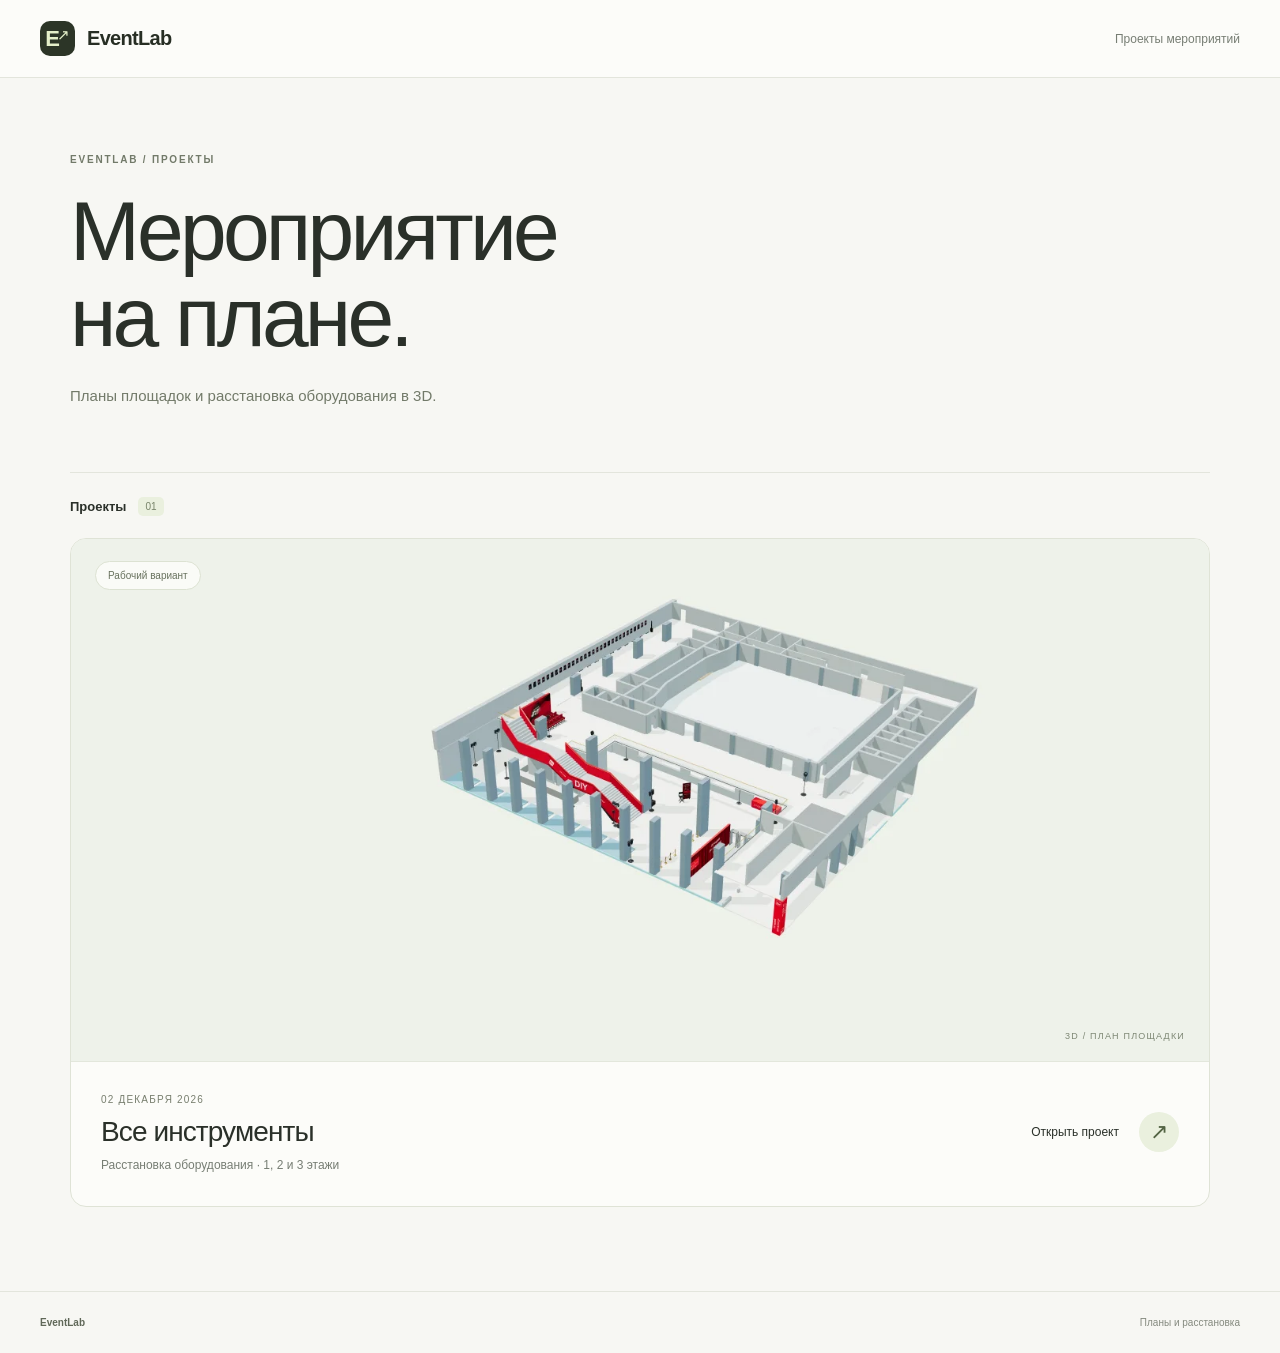
<file: index.html>
<!doctype html>
<html lang="ru">
<head>
  <meta charset="UTF-8">
  <meta name="viewport" content="width=device-width,initial-scale=1,viewport-fit=cover">
  <meta name="robots" content="noindex,nofollow">
  <meta name="theme-color" content="#f7f7f3">
  <meta name="description" content="EventLab. Проекты мероприятий: планы площадок и расстановка оборудования в 3D.">
  <title>EventLab · Проекты мероприятий</title>
  <link rel="icon" href="data:image/svg+xml,%3Csvg xmlns='http://www.w3.org/2000/svg' viewBox='0 0 40 40'%3E%3Crect width='40' height='40' rx='10' fill='%23293025'/%3E%3Cpath d='M11 11h18v5H16v3h11v5H16v5h-5z' fill='%23d8e7a1'/%3E%3C/svg%3E">
  <link rel="stylesheet" href="/home-assets/home.css">
</head>
<body>
  <header class="header">
    <a class="brand" href="/" aria-label="EventLab, главная"><span class="brand-mark" aria-hidden="true">E<span>↗</span></span>EventLab</a>
    <span class="header-label">Проекты мероприятий</span>
  </header>
  <main>
    <section class="intro" aria-labelledby="page-title">
      <p class="eyebrow">EventLab / проекты</p>
      <h1 id="page-title">Мероприятие<br>на плане.</h1>
      <p class="intro-text">Планы площадок и расстановка оборудования в 3D.</p>
    </section>
    <section class="projects" aria-labelledby="projects-title">
      <div class="section-heading"><h2 id="projects-title">Проекты</h2><span class="count" aria-label="1 проект">01</span></div>
      <a class="project-card" href="/projects/vse-instrumenty/" aria-labelledby="project-title project-action">
        <div class="project-cover">
          <img src="/home-assets/vse-instrumenty.webp" width="1440" height="900" alt="Общий 3D-вид площадки мероприятия «Все инструменты»" fetchpriority="high">
          <span class="project-status">Рабочий вариант</span>
          <span class="cover-label" aria-hidden="true">3D / план площадки</span>
        </div>
        <div class="project-info">
          <div class="project-copy"><time datetime="2026-12-02">02 декабря 2026</time><h3 id="project-title">Все инструменты</h3><p>Расстановка оборудования · 1, 2 и 3 этажи</p></div>
          <span class="project-action" id="project-action">Открыть проект <span aria-hidden="true">↗</span></span>
        </div>
      </a>
    </section>
  </main>
  <footer><a href="/" aria-label="EventLab, главная">EventLab</a><span>Планы и расстановка</span></footer>
</body>
</html>
</file>
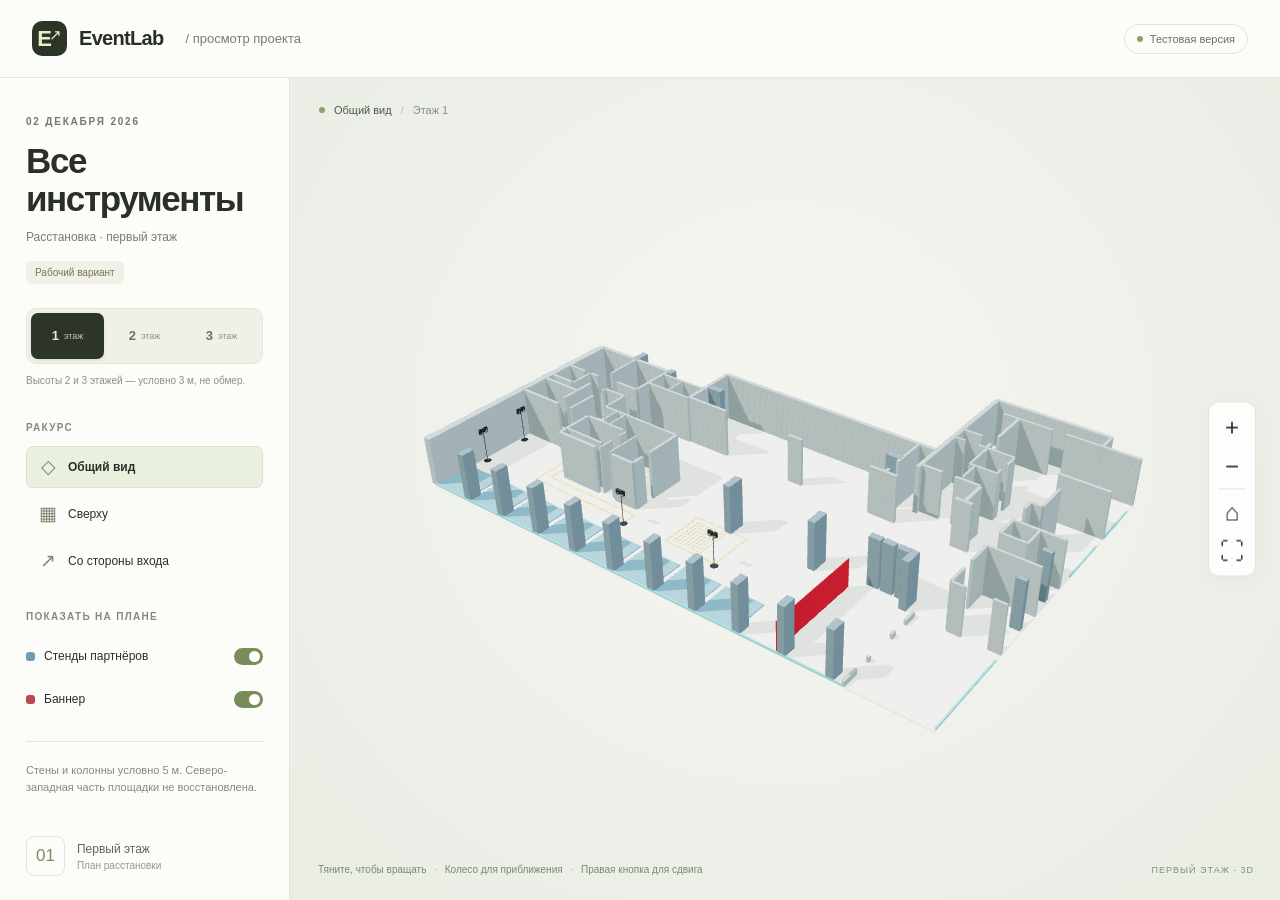
<file: viewer-20261025-upper-floors/index.html>
<!doctype html>
<html lang="ru">
<head>
  <base href="/viewer-20261025-upper-floors/">
  <meta charset="UTF-8"><meta name="viewport" content="width=device-width,initial-scale=1,viewport-fit=cover">
  <meta name="robots" content="noindex,nofollow"><meta name="theme-color" content="#f5f5f0">
  <title>Все инструменты · 3D-план</title>
  <link rel="icon" href="data:image/svg+xml,%3Csvg xmlns='http://www.w3.org/2000/svg' viewBox='0 0 40 40'%3E%3Crect width='40' height='40' rx='10' fill='%23293025'/%3E%3Cpath d='M11 11h18v5H16v3h11v5H16v5h-5z' fill='%23d8e7a1'/%3E%3C/svg%3E">
  <link rel="stylesheet" href="style.css">
  <script type="importmap">{"imports":{"three":"./vendor/three/build/three.module.js","three/addons/":"./vendor/three/examples/jsm/"}}</script>
</head>
<body>
  <header class="header"><a class="brand" href="./" aria-label="EventLab, начало"><span class="brand-mark">E<span>↗</span></span>EventLab<span class="brand-sub">/ просмотр проекта</span></a><span class="preview-badge"><i></i>Тестовая версия</span></header>
  <main class="layout">
    <aside class="sidebar" aria-label="Настройки просмотра">
      <div class="project"><p class="eyebrow">02 декабря 2026</p><h1>Все<br class="desktop-break"> инструменты</h1><p class="subtitle" id="project-subtitle">Расстановка · первый этаж</p><span class="draft">Рабочий вариант</span></div>
      <nav class="floor-switch" aria-label="Выбор этажа">
        <button type="button" data-floor="1" aria-pressed="true"><span>1</span><small>этаж</small></button>
        <button type="button" data-floor="2" aria-pressed="false"><span>2</span><small>этаж</small></button>
        <button type="button" data-floor="3" aria-pressed="false"><span>3</span><small>этаж</small></button>
      </nav>
      <p class="assumption" id="assumption">Высоты 2 и 3 этажей — условно 3 м, не обмер.</p>
      <button id="details-toggle" class="mobile-toggle" aria-expanded="false" aria-controls="view-settings">Настройки вида <span>⌄</span></button>
      <div id="view-settings" class="settings">
        <section><h2>Ракурс</h2><div class="view-buttons" role="group" aria-label="Ракурс камеры"><button data-view="overview" aria-pressed="true"><span>◇</span>Общий вид</button><button data-view="top" aria-pressed="false"><span>▦</span>Сверху</button><button data-view="entrance" aria-pressed="false"><span>↗</span>Со стороны входа</button></div></section>
        <section><h2>Показать на плане</h2><div id="layers" class="layers"></div></section>
        <p class="note" id="floor-note">Черновая геометрия площадки. Размеры и высоты ещё уточняются.</p>
      </div>
      <div class="sidebar-bottom"><span class="floor-tag" id="floor-tag">01</span><div><span id="floor-name">Первый этаж</span><small id="floor-desc">План расстановки</small></div></div>
    </aside>
    <div id="viewer" class="viewport" role="region" aria-label="Интерактивная 3D-схема площадки">
      <div class="scene-heading"><span class="scene-dot"></span><span id="view-label">Общий вид</span><span class="scene-separator">/</span><span id="scene-floor">Этаж 1</span></div>
      <div id="loading" class="loading" role="status"><span class="spinner"></span><strong id="loading-title">Открываем площадку</strong><span id="load-progress">Загружаем 3D-план…</span></div>
      <div id="error" class="error" role="alert" hidden><strong>Не удалось открыть 3D-план</strong><p id="error-text">Проверьте соединение и обновите страницу.</p><button id="retry">Повторить</button></div>
      <div class="canvas-tools" role="group" aria-label="Управление камерой"><button id="zoom-in" title="Приблизить" aria-label="Приблизить">+</button><button id="zoom-out" title="Отдалить" aria-label="Отдалить">−</button><span></span><button id="reset" title="Вернуть общий вид" aria-label="Вернуть общий вид">⌂</button><button id="fullscreen" title="На весь экран" aria-label="На весь экран">⛶</button></div>
      <div class="viewport-footer"><p class="help-desktop">Тяните, чтобы вращать <span>·</span> Колесо для приближения <span>·</span> Правая кнопка для сдвига</p><p class="help-touch">Один палец: вращение · Два: масштаб и сдвиг</p><span class="model-status" id="model-status" role="status">3D-план</span></div>
    </div>
  </main>
  <script type="module" src="app.js"></script>
</body>
</html>
</file>
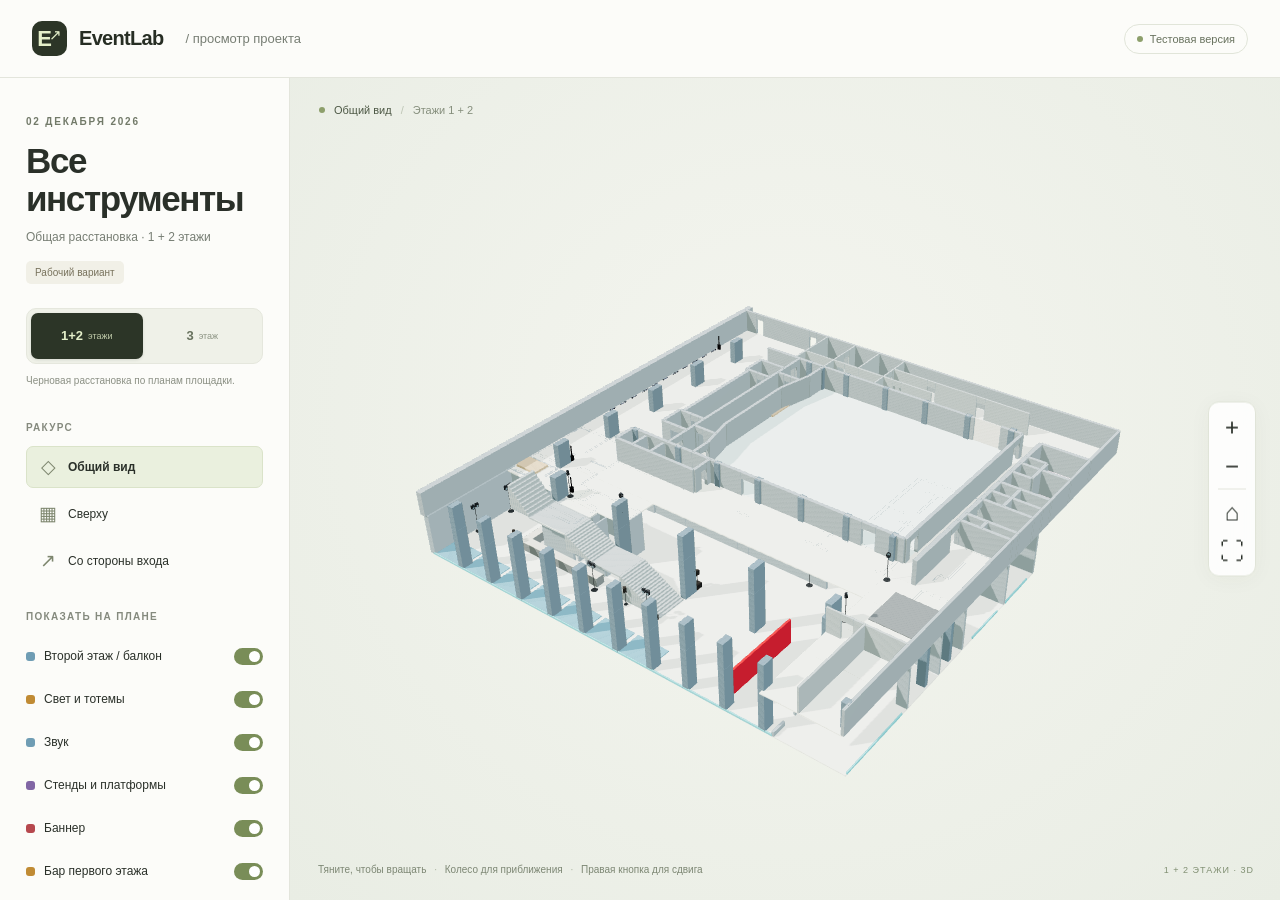
<file: viewer-20261029-combined/index.html>
<!doctype html>
<html lang="ru">
<head>
  <base href="/viewer-20261029-combined/">
  <meta charset="UTF-8"><meta name="viewport" content="width=device-width,initial-scale=1,viewport-fit=cover">
  <meta name="robots" content="noindex,nofollow"><meta name="theme-color" content="#f5f5f0">
  <title>Все инструменты · 3D-план</title>
  <link rel="icon" href="data:image/svg+xml,%3Csvg xmlns='http://www.w3.org/2000/svg' viewBox='0 0 40 40'%3E%3Crect width='40' height='40' rx='10' fill='%23293025'/%3E%3Cpath d='M11 11h18v5H16v3h11v5H16v5h-5z' fill='%23d8e7a1'/%3E%3C/svg%3E">
  <link rel="stylesheet" href="style.css">
  <script type="importmap">{"imports":{"three":"./vendor/three/build/three.module.js","three/addons/":"./vendor/three/examples/jsm/"}}</script>
</head>
<body>
  <header class="header"><a class="brand" href="./" aria-label="EventLab, начало"><span class="brand-mark">E<span>↗</span></span>EventLab<span class="brand-sub">/ просмотр проекта</span></a><span class="preview-badge"><i></i>Тестовая версия</span></header>
  <main class="layout">
    <aside class="sidebar" aria-label="Настройки просмотра">
      <div class="project"><p class="eyebrow">02 декабря 2026</p><h1>Все<br class="desktop-break"> инструменты</h1><p class="subtitle" id="project-subtitle">Общая расстановка · 1 + 2 этажи</p><span class="draft">Рабочий вариант</span></div>
      <nav class="floor-switch" aria-label="Выбор этажа">
        <button type="button" data-floor="1" aria-pressed="true"><span>1+2</span><small>этажи</small></button>
        <button type="button" data-floor="3" aria-pressed="false"><span>3</span><small>этаж</small></button>
      </nav>
      <p class="assumption" id="assumption">Черновая расстановка по планам площадки.</p>
      <button id="details-toggle" class="mobile-toggle" aria-expanded="false" aria-controls="view-settings">Настройки вида <span>⌄</span></button>
      <div id="view-settings" class="settings">
        <section><h2>Ракурс</h2><div class="view-buttons" role="group" aria-label="Ракурс камеры"><button data-view="overview" aria-pressed="true"><span>◇</span>Общий вид</button><button data-view="top" aria-pressed="false"><span>▦</span>Сверху</button><button data-view="entrance" aria-pressed="false"><span>↗</span>Со стороны входа</button></div></section>
        <section><h2>Показать на плане</h2><div id="layers" class="layers"></div></section>
        <p class="note" id="floor-note">Черновая геометрия площадки. Размеры и высоты ещё уточняются.</p>
      </div>
      <div class="sidebar-bottom"><span class="floor-tag" id="floor-tag">01+02</span><div><span id="floor-name">1 + 2 этажи</span><small id="floor-desc">Общая сцена с оборудованием</small></div></div>
    </aside>
    <div id="viewer" class="viewport" role="region" aria-label="Интерактивная 3D-схема площадки">
      <div class="scene-heading"><span class="scene-dot"></span><span id="view-label">Общий вид</span><span class="scene-separator">/</span><span id="scene-floor">Этажи 1 + 2</span></div>
      <div id="loading" class="loading" role="status"><span class="spinner"></span><strong id="loading-title">Открываем площадку</strong><span id="load-progress">Загружаем 3D-план…</span></div>
      <div id="error" class="error" role="alert" hidden><strong>Не удалось открыть 3D-план</strong><p id="error-text">Проверьте соединение и обновите страницу.</p><button id="retry">Повторить</button></div>
      <div class="canvas-tools" role="group" aria-label="Управление камерой"><button id="zoom-in" title="Приблизить" aria-label="Приблизить">+</button><button id="zoom-out" title="Отдалить" aria-label="Отдалить">−</button><span></span><button id="reset" title="Вернуть общий вид" aria-label="Вернуть общий вид">⌂</button><button id="fullscreen" title="На весь экран" aria-label="На весь экран">⛶</button></div>
      <div class="viewport-footer"><p class="help-desktop">Тяните, чтобы вращать <span>·</span> Колесо для приближения <span>·</span> Правая кнопка для сдвига</p><p class="help-touch">Один палец: вращение · Два: масштаб и сдвиг</p><span class="model-status" id="model-status" role="status">3D-план</span></div>
    </div>
  </main>
  <script type="module" src="app.js"></script>
</body>
</html>
</file>
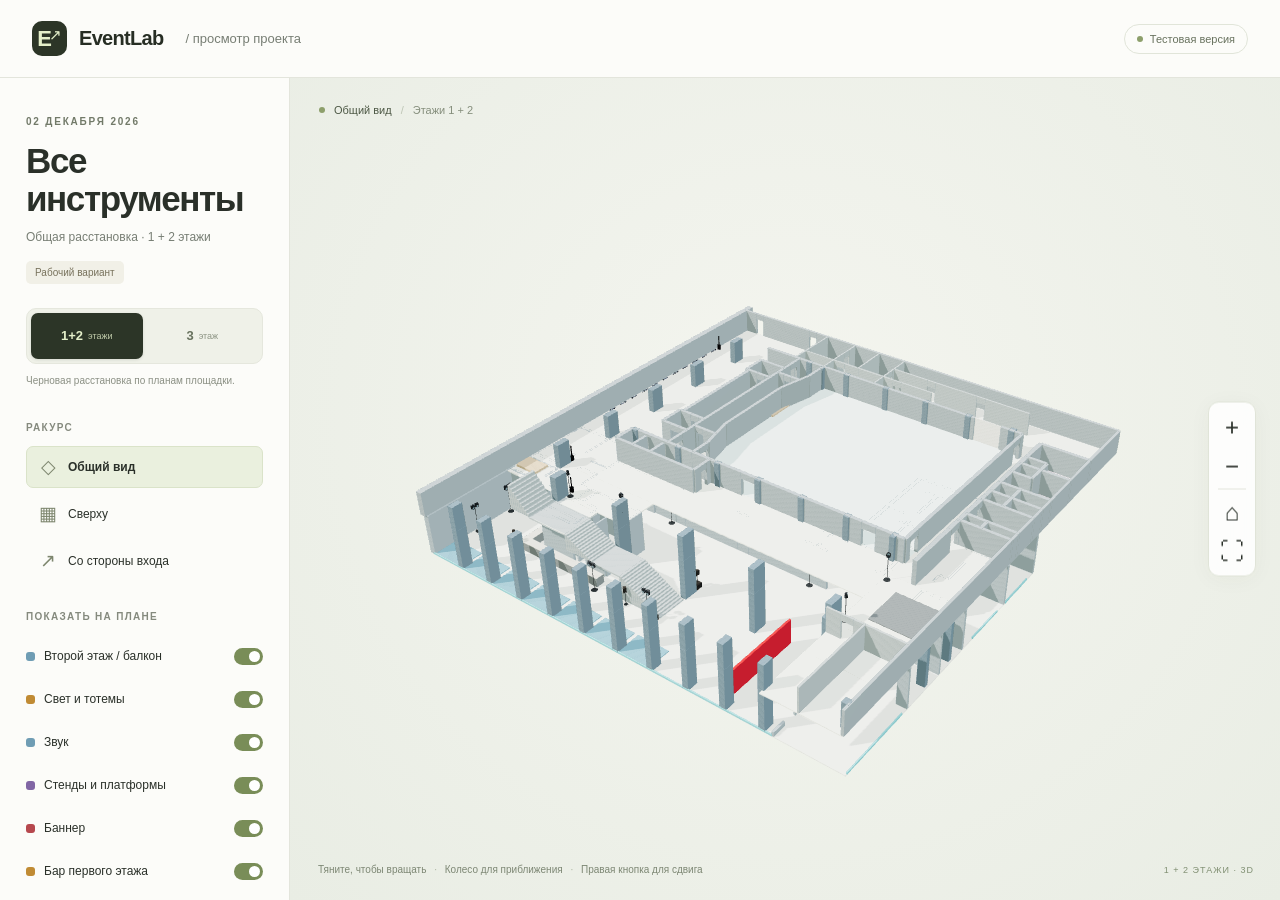
<file: viewer-20261029-final/index.html>
<!doctype html>
<html lang="ru">
<head>
  <base href="/viewer-20261029-final/">
  <meta charset="UTF-8"><meta name="viewport" content="width=device-width,initial-scale=1,viewport-fit=cover">
  <meta name="robots" content="noindex,nofollow"><meta name="theme-color" content="#f5f5f0">
  <title>Все инструменты · 3D-план</title>
  <link rel="icon" href="data:image/svg+xml,%3Csvg xmlns='http://www.w3.org/2000/svg' viewBox='0 0 40 40'%3E%3Crect width='40' height='40' rx='10' fill='%23293025'/%3E%3Cpath d='M11 11h18v5H16v3h11v5H16v5h-5z' fill='%23d8e7a1'/%3E%3C/svg%3E">
  <link rel="stylesheet" href="style.css">
  <script type="importmap">{"imports":{"three":"./vendor/three/build/three.module.js","three/addons/":"./vendor/three/examples/jsm/"}}</script>
</head>
<body>
  <header class="header"><a class="brand" href="./" aria-label="EventLab, начало"><span class="brand-mark">E<span>↗</span></span>EventLab<span class="brand-sub">/ просмотр проекта</span></a><span class="preview-badge"><i></i>Тестовая версия</span></header>
  <main class="layout">
    <aside class="sidebar" aria-label="Настройки просмотра">
      <div class="project"><p class="eyebrow">02 декабря 2026</p><h1>Все<br class="desktop-break"> инструменты</h1><p class="subtitle" id="project-subtitle">Общая расстановка · 1 + 2 этажи</p><span class="draft">Рабочий вариант</span></div>
      <nav class="floor-switch" aria-label="Выбор этажа">
        <button type="button" data-floor="1" aria-pressed="true"><span>1+2</span><small>этажи</small></button>
        <button type="button" data-floor="3" aria-pressed="false"><span>3</span><small>этаж</small></button>
      </nav>
      <p class="assumption" id="assumption">Черновая расстановка по планам площадки.</p>
      <button id="details-toggle" class="mobile-toggle" aria-expanded="false" aria-controls="view-settings">Настройки вида <span>⌄</span></button>
      <div id="view-settings" class="settings">
        <section><h2>Ракурс</h2><div class="view-buttons" role="group" aria-label="Ракурс камеры"><button data-view="overview" aria-pressed="true"><span>◇</span>Общий вид</button><button data-view="top" aria-pressed="false"><span>▦</span>Сверху</button><button data-view="entrance" aria-pressed="false"><span>↗</span>Со стороны входа</button></div></section>
        <section><h2>Показать на плане</h2><div id="layers" class="layers"></div></section>
        <p class="note" id="floor-note">Черновая геометрия площадки. Размеры и высоты ещё уточняются.</p>
      </div>
      <div class="sidebar-bottom"><span class="floor-tag" id="floor-tag">01+02</span><div><span id="floor-name">1 + 2 этажи</span><small id="floor-desc">Общая сцена с оборудованием</small></div></div>
    </aside>
    <div id="viewer" class="viewport" role="region" aria-label="Интерактивная 3D-схема площадки">
      <div class="scene-heading"><span class="scene-dot"></span><span id="view-label">Общий вид</span><span class="scene-separator">/</span><span id="scene-floor">Этажи 1 + 2</span></div>
      <div id="loading" class="loading" role="status"><span class="spinner"></span><strong id="loading-title">Открываем площадку</strong><span id="load-progress">Загружаем 3D-план…</span></div>
      <div id="error" class="error" role="alert" hidden><strong>Не удалось открыть 3D-план</strong><p id="error-text">Проверьте соединение и обновите страницу.</p><button id="retry">Повторить</button></div>
      <div class="canvas-tools" role="group" aria-label="Управление камерой"><button id="zoom-in" title="Приблизить" aria-label="Приблизить">+</button><button id="zoom-out" title="Отдалить" aria-label="Отдалить">−</button><span></span><button id="reset" title="Вернуть общий вид" aria-label="Вернуть общий вид">⌂</button><button id="fullscreen" title="На весь экран" aria-label="На весь экран">⛶</button></div>
      <div class="viewport-footer"><p class="help-desktop">Тяните, чтобы вращать <span>·</span> Колесо для приближения <span>·</span> Правая кнопка для сдвига</p><p class="help-touch">Один палец: вращение · Два: масштаб и сдвиг</p><span class="model-status" id="model-status" role="status">3D-план</span></div>
    </div>
  </main>
  <script type="module" src="app.js"></script>
</body>
</html>
</file>
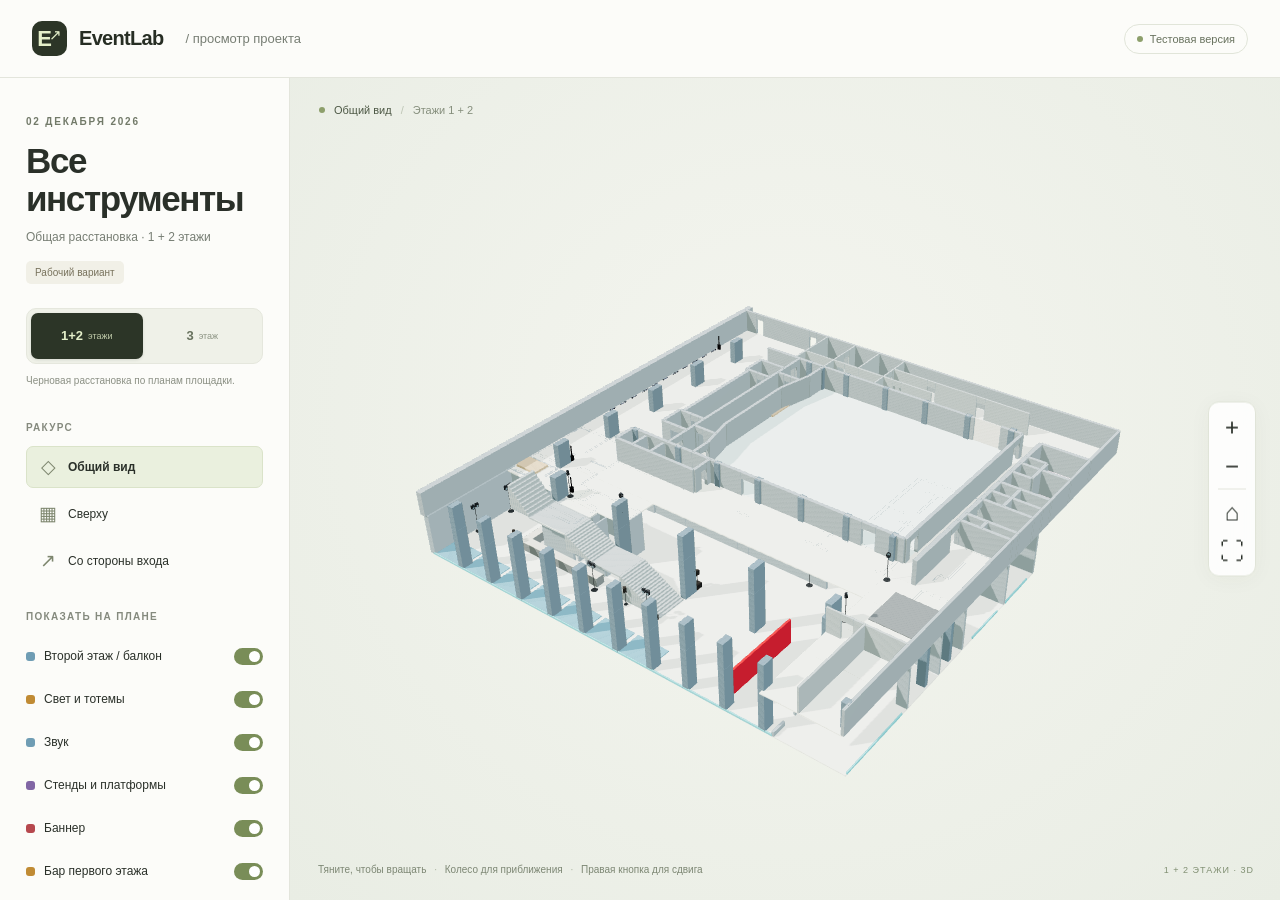
<file: viewer-20261029-floor03-final/index.html>
<!doctype html>
<html lang="ru">
<head>
  <base href="/viewer-20261029-floor03-final/">
  <meta charset="UTF-8"><meta name="viewport" content="width=device-width,initial-scale=1,viewport-fit=cover">
  <meta name="robots" content="noindex,nofollow"><meta name="theme-color" content="#f5f5f0">
  <title>Все инструменты · 3D-план</title>
  <link rel="icon" href="data:image/svg+xml,%3Csvg xmlns='http://www.w3.org/2000/svg' viewBox='0 0 40 40'%3E%3Crect width='40' height='40' rx='10' fill='%23293025'/%3E%3Cpath d='M11 11h18v5H16v3h11v5H16v5h-5z' fill='%23d8e7a1'/%3E%3C/svg%3E">
  <link rel="stylesheet" href="style.css">
  <script type="importmap">{"imports":{"three":"./vendor/three/build/three.module.js","three/addons/":"./vendor/three/examples/jsm/"}}</script>
</head>
<body>
  <header class="header"><a class="brand" href="./" aria-label="EventLab, начало"><span class="brand-mark">E<span>↗</span></span>EventLab<span class="brand-sub">/ просмотр проекта</span></a><span class="preview-badge"><i></i>Тестовая версия</span></header>
  <main class="layout">
    <aside class="sidebar" aria-label="Настройки просмотра">
      <div class="project"><p class="eyebrow">02 декабря 2026</p><h1>Все<br class="desktop-break"> инструменты</h1><p class="subtitle" id="project-subtitle">Общая расстановка · 1 + 2 этажи</p><span class="draft">Рабочий вариант</span></div>
      <nav class="floor-switch" aria-label="Выбор этажа">
        <button type="button" data-floor="1" aria-pressed="true"><span>1+2</span><small>этажи</small></button>
        <button type="button" data-floor="3" aria-pressed="false"><span>3</span><small>этаж</small></button>
      </nav>
      <p class="assumption" id="assumption">Черновая расстановка по планам площадки.</p>
      <button id="details-toggle" class="mobile-toggle" aria-expanded="false" aria-controls="view-settings">Настройки вида <span>⌄</span></button>
      <div id="view-settings" class="settings">
        <section><h2>Ракурс</h2><div class="view-buttons" role="group" aria-label="Ракурс камеры"><button data-view="overview" aria-pressed="true"><span>◇</span>Общий вид</button><button data-view="top" aria-pressed="false"><span>▦</span>Сверху</button><button data-view="entrance" aria-pressed="false"><span>↗</span>Со стороны входа</button></div></section>
        <section><h2>Показать на плане</h2><div id="layers" class="layers"></div></section>
        <p class="note" id="floor-note">Черновая геометрия площадки. Размеры и высоты ещё уточняются.</p>
      </div>
      <div class="sidebar-bottom"><span class="floor-tag" id="floor-tag">01+02</span><div><span id="floor-name">1 + 2 этажи</span><small id="floor-desc">Общая сцена с оборудованием</small></div></div>
    </aside>
    <div id="viewer" class="viewport" role="region" aria-label="Интерактивная 3D-схема площадки">
      <div class="scene-heading"><span class="scene-dot"></span><span id="view-label">Общий вид</span><span class="scene-separator">/</span><span id="scene-floor">Этажи 1 + 2</span></div>
      <div id="loading" class="loading" role="status"><span class="spinner"></span><strong id="loading-title">Открываем площадку</strong><span id="load-progress">Загружаем 3D-план…</span></div>
      <div id="error" class="error" role="alert" hidden><strong>Не удалось открыть 3D-план</strong><p id="error-text">Проверьте соединение и обновите страницу.</p><button id="retry">Повторить</button></div>
      <div class="canvas-tools" role="group" aria-label="Управление камерой"><button id="zoom-in" title="Приблизить" aria-label="Приблизить">+</button><button id="zoom-out" title="Отдалить" aria-label="Отдалить">−</button><span></span><button id="reset" title="Вернуть общий вид" aria-label="Вернуть общий вид">⌂</button><button id="fullscreen" title="На весь экран" aria-label="На весь экран">⛶</button></div>
      <div class="viewport-footer"><p class="help-desktop">Тяните, чтобы вращать <span>·</span> Колесо для приближения <span>·</span> Правая кнопка для сдвига</p><p class="help-touch">Один палец: вращение · Два: масштаб и сдвиг</p><span class="model-status" id="model-status" role="status">3D-план</span></div>
    </div>
  </main>
  <script type="module" src="app.js"></script>
</body>
</html>
</file>
<file: home-assets/home.css>
:root{font-family:Inter,-apple-system,BlinkMacSystemFont,"Segoe UI",sans-serif;color:#2a3029;background:#f7f7f3;font-synthesis:none;--muted:#777e74;--line:#e3e5dc;--accent:#dce9b9}
*{box-sizing:border-box}body{margin:0}a{-webkit-tap-highlight-color:transparent}a:focus-visible{outline:3px solid #7e994c;outline-offset:6px}
.header{height:78px;padding:0 40px;border-bottom:1px solid var(--line);background:#fcfcf9;display:flex;align-items:center;justify-content:space-between;gap:20px}
.brand{display:inline-flex;align-items:center;gap:12px;text-decoration:none;color:#272e24;font-size:20px;font-weight:650;letter-spacing:-.7px}
.brand-mark{display:flex;align-items:center;justify-content:center;width:35px;height:35px;background:#2c3527;color:#e4efc9;border-radius:10px;font-size:22px;letter-spacing:-3px;padding-right:3px}
.brand-mark span{font-size:15px;align-self:flex-start;margin-top:5px}.header-label{font-size:12px;color:var(--muted)}
main{max-width:1220px;padding:0 40px 84px;margin:0 auto}.intro{padding:76px 0 64px;position:relative}.eyebrow{text-transform:uppercase;letter-spacing:1.8px;font-size:10px;color:#727a69;font-weight:600;margin:0 0 24px}
h1{font-size:clamp(48px,6.6vw,84px);font-weight:500;line-height:1.02;letter-spacing:-3.8px;margin:0;max-width:850px}.intro-text{font-size:15px;color:#727a69;line-height:1.6;margin:24px 0 0}
.section-heading{display:flex;align-items:center;gap:12px;border-top:1px solid var(--line);padding-top:24px;margin-bottom:22px}h2{font-size:13px;font-weight:550;margin:0}.count{font-size:10px;color:#79856b;background:#eaf0de;border-radius:5px;padding:4px 7px}
.project-card{display:block;text-decoration:none;color:inherit;border:1px solid #dfe3d6;border-radius:16px;background:#fcfcf9;overflow:hidden;transition:border-color .2s,box-shadow .2s}
.project-card:hover{border-color:#a4b484;box-shadow:0 8px 30px #4650330b}.project-cover{position:relative;overflow:hidden;background:#eef1e9;aspect-ratio:2.18}.project-cover img{display:block;width:100%;height:100%;object-fit:cover;transition:transform .45s}
.project-card:hover .project-cover img{transform:scale(1.025)}.project-status{position:absolute;top:22px;left:24px;border:1px solid #dce2d2;background:#fcfcf9e8;color:#68725e;font-size:10px;border-radius:99px;padding:8px 12px}
.cover-label{position:absolute;right:24px;bottom:20px;font-size:9px;letter-spacing:1.2px;text-transform:uppercase;color:#7d8774}
.project-info{display:flex;justify-content:space-between;align-items:center;gap:24px;padding:27px 30px 30px;border-top:1px solid #e3e7dc}.project-copy time{font-size:10px;letter-spacing:1.2px;text-transform:uppercase;color:#777e6e}
h3{font-size:28px;font-weight:500;letter-spacing:-.9px;margin:9px 0 8px}.project-copy p{font-size:12px;color:var(--muted);margin:0;line-height:1.6}.project-action{display:flex;align-items:center;gap:20px;font-size:12px;white-space:nowrap}.project-action>span{display:grid;place-items:center;width:40px;height:40px;border-radius:50%;background:#eaf0de;font-size:22px;color:#536443;transition:background .2s}.project-card:hover .project-action>span{background:#dce9b9}
footer{border-top:1px solid var(--line);padding:25px 40px;display:flex;justify-content:space-between;gap:16px;color:#858a7f;font-size:10px}footer a{color:#606858;text-decoration:none;font-weight:550}
@media(max-width:760px){.header{height:62px;padding:0 20px}.brand{font-size:18px;gap:9px}.header-label{font-size:10px}main{padding:0 20px 48px}.intro{padding:48px 0 42px}.eyebrow{font-size:9px;margin-bottom:20px}h1{font-size:54px;letter-spacing:-2.4px}.intro-text{font-size:13px;max-width:260px;margin-top:20px}.section-heading{padding-top:20px;margin-bottom:17px}.project-card{border-radius:12px}.project-cover{aspect-ratio:1.35}.project-cover img{object-fit:cover}.project-status{top:14px;left:14px;font-size:9px;padding:6px 9px}.cover-label{right:14px;bottom:13px;font-size:8px;letter-spacing:.7px}.project-info{align-items:flex-start;flex-direction:column;padding:22px 20px;gap:20px;width:100%}h3{font-size:25px}.project-copy p{font-size:11px}.project-action{justify-content:space-between;width:100%;padding-top:16px;border-top:1px solid var(--line)}.project-action>span{width:34px;height:34px;font-size:19px}footer{padding:22px 20px}}
@media(max-width:350px){h1{font-size:46px}.header-label{max-width:90px;text-align:right}}
@media(prefers-reduced-motion:reduce){.project-card,.project-cover img,.project-action>span{transition:none}}
</file>
<file: viewer-20261025-upper-floors/style.css>
:root{font-family:Inter,-apple-system,BlinkMacSystemFont,"Segoe UI",sans-serif;color:#2a3029;background:#f7f7f3;font-synthesis:none;--muted:#777e74;--line:#e3e5dc;--accent:#dce9b9}*{box-sizing:border-box}body{margin:0}button,a,input{-webkit-tap-highlight-color:transparent}button{font:inherit;cursor:pointer;color:inherit}button:focus-visible,a:focus-visible,input:focus-visible+.switch{outline:3px solid #7e994c;outline-offset:4px}button:disabled{opacity:.4;cursor:wait}.header{height:78px;background:#fcfcf9;border-bottom:1px solid var(--line);display:flex;align-items:center;justify-content:space-between;padding:0 32px;gap:12px}.brand{display:flex;align-items:center;gap:12px;text-decoration:none;color:#272e24;font-size:20px;font-weight:650;letter-spacing:-.7px}.brand-mark{display:flex;align-items:center;justify-content:center;width:35px;height:35px;background:#2c3527;color:#e4efc9;border-radius:10px;font-size:22px;gap:0;letter-spacing:-3px;padding-right:3px}.brand-mark span{font-size:15px;align-self:flex-start;margin-top:5px}.brand-sub{margin-left:10px;font-size:13px;letter-spacing:0;color:var(--muted);font-weight:400}.preview-badge{border:1px solid #e1e5d9;border-radius:99px;padding:8px 12px;font-size:11px;color:#68725e;display:flex;align-items:center;gap:7px;white-space:nowrap}.preview-badge i,.scene-dot{width:6px;height:6px;background:#8d9f6b;border-radius:50%;display:inline-block}.layout{display:grid;grid-template-columns:290px minmax(0,1fr);height:calc(100dvh - 78px);min-height:440px}.sidebar{background:#fcfcf9;padding:38px 26px 24px;border-right:1px solid var(--line);display:flex;flex-direction:column;overflow:auto;z-index:2}.eyebrow{color:#727a69;text-transform:uppercase;letter-spacing:1.8px;font-size:10px;font-weight:650;margin:0 0 15px}h1{font-size:35px;letter-spacing:-1.4px;line-height:1.08;font-weight:550;margin:0 0 12px}.subtitle{font-size:12px;color:var(--muted);margin:0 0 17px}.draft{display:inline-block;font-size:10px;background:#f1f0e7;color:#78725c;padding:6px 9px;border-radius:5px}.settings{margin-top:34px}section+section{margin-top:29px}h2{font-size:10px;text-transform:uppercase;letter-spacing:1.3px;font-weight:600;color:#858a7e;margin:0 0 13px}.view-buttons{display:grid;gap:5px}.view-buttons button{height:42px;border:1px solid transparent;background:transparent;display:flex;align-items:center;gap:11px;text-align:left;border-radius:7px;font-size:12px;padding:0 12px}.view-buttons button span{font-size:19px;color:#7d866e;width:18px;text-align:center}.view-buttons button[aria-pressed=true]{background:#eaf0de;border-color:#dae3c9;font-weight:600}.view-buttons button:hover{background:#f0f2ea}.layer{display:flex;align-items:center;gap:8px;height:43px;font-size:12px;cursor:pointer}.layer>span:first-child{display:flex;align-items:center;gap:9px;flex:1}.swatch{height:9px;width:9px;border-radius:3px;display:inline-block}.blue{background:#6f9db4}.red{background:#b6484e}.layer input{position:absolute;opacity:0;width:1px;height:1px}.switch{width:29px;height:17px;border-radius:10px;background:#d4d8cd;position:relative}.switch:after{content:"";position:absolute;top:3px;left:3px;width:11px;height:11px;background:white;border-radius:50%;transition:transform .15s}.layer input:checked+.switch{background:#798d58}.layer input:checked+.switch:after{transform:translateX(12px)}.note{font-size:11px;line-height:1.6;color:#858a7f;border-top:1px solid var(--line);padding-top:20px;margin-top:20px}.sidebar-bottom{display:flex;align-items:center;gap:12px;padding-top:27px;margin-top:auto;font-size:12px;color:#606858}.floor-tag{font-size:17px;border:1px solid #e0e3d8;border-radius:8px;padding:9px;color:#7c896a}.sidebar-bottom small{display:block;margin-top:4px;font-size:10px;color:#92988b}.viewport{position:relative;overflow:hidden;background:radial-gradient(ellipse at 50% 42%,#f4f5ef 0,#e9ede4 100%)}canvas{display:block;width:100%;height:100%;touch-action:none;outline:none}.scene-heading{position:absolute;top:26px;left:29px;display:flex;align-items:center;gap:9px;font-size:11px;color:#858e7c;pointer-events:none;z-index:1}.scene-heading #view-label{color:#4d5845}.scene-separator{color:#bdc5b5}.canvas-tools{position:absolute;right:24px;top:50%;transform:translateY(-50%);background:#ffffffd9;backdrop-filter:blur(10px);box-shadow:0 3px 22px #4650330b;border:1px solid #e0e4d8;border-radius:11px;padding:5px;display:grid;z-index:1}.canvas-tools button{border:0;background:none;width:36px;height:39px;font-size:24px;border-radius:6px;line-height:1}.canvas-tools button:hover{background:#edf2e5}.canvas-tools>span{height:1px;background:var(--line);margin:3px 4px}.viewport-footer{position:absolute;bottom:22px;left:28px;right:26px;display:flex;align-items:center;justify-content:space-between;gap:10px;pointer-events:none}.viewport-footer p{font-size:10px;color:#7d8774;margin:0;line-height:1.6}.viewport-footer p span{padding:0 5px;color:#aeb7a4}.model-status{font-size:9px;text-transform:uppercase;letter-spacing:1px;color:#819073;white-space:nowrap}.loading,.error{position:absolute;inset:0;z-index:3;display:flex;align-items:center;justify-content:center;flex-direction:column;gap:13px;background:#f0f3eb;color:#66725a;font-size:12px;text-align:center;padding:24px}.loading strong,.error strong{font-size:16px;color:#343e2c}.spinner{width:28px;height:28px;border-radius:50%;border:2px solid #d4ddc8;border-top-color:#7c905e;animation:spin 1s linear infinite;margin-bottom:10px}.error button{border:1px solid #b8c7a5;background:#e7eedc;border-radius:7px;padding:12px 18px}.error p{max-width:340px;line-height:1.6}[hidden]{display:none!important}.mobile-toggle,.help-touch{display:none}@keyframes spin{to{transform:rotate(360deg)}}@media(pointer:coarse){.help-desktop{display:none}.help-touch{display:block}}@media(max-width:760px){.header{height:62px;padding:0 18px}.brand{font-size:18px;gap:8px}.brand-sub{display:none}.preview-badge{font-size:9px;padding:6px 8px}.layout{height:calc(100dvh - 62px);min-height:480px;grid-template-columns:1fr;grid-template-rows:auto minmax(0,1fr)}.sidebar{padding:19px 20px 0;border-right:0;border-bottom:1px solid var(--line);overflow:visible}.project{position:relative;padding-right:98px}.eyebrow{font-size:9px;margin-bottom:8px;letter-spacing:1.2px}h1{font-size:28px;letter-spacing:-1px;margin-bottom:7px}.desktop-break{display:none}.subtitle{margin-bottom:14px;font-size:11px}.draft{position:absolute;right:0;top:22px;font-size:9px}.mobile-toggle{display:flex;justify-content:space-between;align-items:center;border:0;border-top:1px solid var(--line);background:none;height:38px;font-size:11px;padding:0;width:100%;color:#66725b}.settings{display:none;margin:0;padding:10px 0 6px}.settings.open{display:grid;grid-template-columns:1fr 1fr;gap:14px}.settings section+section{margin:0}.view-buttons button{height:36px;font-size:11px;padding-left:7px}.view-buttons button span{font-size:16px}.layer{font-size:10px;height:38px;gap:3px}.layer>span:first-child{gap:6px}.note{grid-column:1/-1;margin:0;padding:10px 0 0;font-size:10px}.sidebar-bottom{display:none}.scene-heading{top:17px;left:18px;font-size:10px}.canvas-tools{right:12px;border-radius:9px}.canvas-tools button{width:34px;height:40px}.viewport-footer{left:18px;right:16px;bottom:16px}.viewport-footer p{font-size:9px;max-width:230px}.model-status{font-size:8px}.viewport:fullscreen{height:100dvh;width:100vw}}@media(prefers-reduced-motion:reduce){.spinner{animation:none}.switch:after{transition:none}}

/* Выбор этажа и рабочие пометки */
.floor-switch{display:grid;grid-template-columns:repeat(3,1fr);gap:4px;margin:24px 0 0;padding:4px;background:#eff1e8;border:1px solid #e5e7dd;border-radius:10px}
.floor-switch button{height:46px;border:0;background:transparent;border-radius:7px;display:flex;align-items:center;justify-content:center;gap:5px;font-size:13px;font-weight:550;color:#68725e}
.floor-switch button small{font-size:9px;font-weight:400;opacity:.72}
.floor-switch button:hover{background:#e7ebdd}
.floor-switch button[aria-pressed=true]{background:#2c3527;color:#e4efc9;box-shadow:0 1px 3px #2c35271f}
.floor-switch button[aria-pressed=true] small{opacity:.8}
.assumption{font-size:10px;line-height:1.5;color:#8b9084;margin:9px 0 0}
.layers{display:grid;gap:0}
.layer[hidden]{display:none}
@media(max-width:760px){
  .floor-switch{margin:13px 0 0;gap:3px;padding:3px}
  .floor-switch button{height:42px;font-size:12px}
  .floor-switch button small{font-size:8px}
  .assumption{font-size:9px;margin:7px 0 0}
  .layers{gap:0}
}
.swatch.amber{background:#c08b34}
.swatch.violet{background:#8166a5}
</file>
<file: viewer-20261029-combined/style.css>
:root{font-family:Inter,-apple-system,BlinkMacSystemFont,"Segoe UI",sans-serif;color:#2a3029;background:#f7f7f3;font-synthesis:none;--muted:#777e74;--line:#e3e5dc;--accent:#dce9b9}*{box-sizing:border-box}body{margin:0}button,a,input{-webkit-tap-highlight-color:transparent}button{font:inherit;cursor:pointer;color:inherit}button:focus-visible,a:focus-visible,input:focus-visible+.switch{outline:3px solid #7e994c;outline-offset:4px}button:disabled{opacity:.4;cursor:wait}.header{height:78px;background:#fcfcf9;border-bottom:1px solid var(--line);display:flex;align-items:center;justify-content:space-between;padding:0 32px;gap:12px}.brand{display:flex;align-items:center;gap:12px;text-decoration:none;color:#272e24;font-size:20px;font-weight:650;letter-spacing:-.7px}.brand-mark{display:flex;align-items:center;justify-content:center;width:35px;height:35px;background:#2c3527;color:#e4efc9;border-radius:10px;font-size:22px;gap:0;letter-spacing:-3px;padding-right:3px}.brand-mark span{font-size:15px;align-self:flex-start;margin-top:5px}.brand-sub{margin-left:10px;font-size:13px;letter-spacing:0;color:var(--muted);font-weight:400}.preview-badge{border:1px solid #e1e5d9;border-radius:99px;padding:8px 12px;font-size:11px;color:#68725e;display:flex;align-items:center;gap:7px;white-space:nowrap}.preview-badge i,.scene-dot{width:6px;height:6px;background:#8d9f6b;border-radius:50%;display:inline-block}.layout{display:grid;grid-template-columns:290px minmax(0,1fr);height:calc(100dvh - 78px);min-height:440px}.sidebar{background:#fcfcf9;padding:38px 26px 24px;border-right:1px solid var(--line);display:flex;flex-direction:column;overflow:auto;z-index:2}.eyebrow{color:#727a69;text-transform:uppercase;letter-spacing:1.8px;font-size:10px;font-weight:650;margin:0 0 15px}h1{font-size:35px;letter-spacing:-1.4px;line-height:1.08;font-weight:550;margin:0 0 12px}.subtitle{font-size:12px;color:var(--muted);margin:0 0 17px}.draft{display:inline-block;font-size:10px;background:#f1f0e7;color:#78725c;padding:6px 9px;border-radius:5px}.settings{margin-top:34px}section+section{margin-top:29px}h2{font-size:10px;text-transform:uppercase;letter-spacing:1.3px;font-weight:600;color:#858a7e;margin:0 0 13px}.view-buttons{display:grid;gap:5px}.view-buttons button{height:42px;border:1px solid transparent;background:transparent;display:flex;align-items:center;gap:11px;text-align:left;border-radius:7px;font-size:12px;padding:0 12px}.view-buttons button span{font-size:19px;color:#7d866e;width:18px;text-align:center}.view-buttons button[aria-pressed=true]{background:#eaf0de;border-color:#dae3c9;font-weight:600}.view-buttons button:hover{background:#f0f2ea}.layer{display:flex;align-items:center;gap:8px;height:43px;font-size:12px;cursor:pointer}.layer>span:first-child{display:flex;align-items:center;gap:9px;flex:1}.swatch{height:9px;width:9px;border-radius:3px;display:inline-block}.blue{background:#6f9db4}.red{background:#b6484e}.layer input{position:absolute;opacity:0;width:1px;height:1px}.switch{width:29px;height:17px;border-radius:10px;background:#d4d8cd;position:relative}.switch:after{content:"";position:absolute;top:3px;left:3px;width:11px;height:11px;background:white;border-radius:50%;transition:transform .15s}.layer input:checked+.switch{background:#798d58}.layer input:checked+.switch:after{transform:translateX(12px)}.note{font-size:11px;line-height:1.6;color:#858a7f;border-top:1px solid var(--line);padding-top:20px;margin-top:20px}.sidebar-bottom{display:flex;align-items:center;gap:12px;padding-top:27px;margin-top:auto;font-size:12px;color:#606858}.floor-tag{font-size:17px;border:1px solid #e0e3d8;border-radius:8px;padding:9px;color:#7c896a}.sidebar-bottom small{display:block;margin-top:4px;font-size:10px;color:#92988b}.viewport{position:relative;overflow:hidden;background:radial-gradient(ellipse at 50% 42%,#f4f5ef 0,#e9ede4 100%)}canvas{display:block;width:100%;height:100%;touch-action:none;outline:none}.scene-heading{position:absolute;top:26px;left:29px;display:flex;align-items:center;gap:9px;font-size:11px;color:#858e7c;pointer-events:none;z-index:1}.scene-heading #view-label{color:#4d5845}.scene-separator{color:#bdc5b5}.canvas-tools{position:absolute;right:24px;top:50%;transform:translateY(-50%);background:#ffffffd9;backdrop-filter:blur(10px);box-shadow:0 3px 22px #4650330b;border:1px solid #e0e4d8;border-radius:11px;padding:5px;display:grid;z-index:1}.canvas-tools button{border:0;background:none;width:36px;height:39px;font-size:24px;border-radius:6px;line-height:1}.canvas-tools button:hover{background:#edf2e5}.canvas-tools>span{height:1px;background:var(--line);margin:3px 4px}.viewport-footer{position:absolute;bottom:22px;left:28px;right:26px;display:flex;align-items:center;justify-content:space-between;gap:10px;pointer-events:none}.viewport-footer p{font-size:10px;color:#7d8774;margin:0;line-height:1.6}.viewport-footer p span{padding:0 5px;color:#aeb7a4}.model-status{font-size:9px;text-transform:uppercase;letter-spacing:1px;color:#819073;white-space:nowrap}.loading,.error{position:absolute;inset:0;z-index:3;display:flex;align-items:center;justify-content:center;flex-direction:column;gap:13px;background:#f0f3eb;color:#66725a;font-size:12px;text-align:center;padding:24px}.loading strong,.error strong{font-size:16px;color:#343e2c}.spinner{width:28px;height:28px;border-radius:50%;border:2px solid #d4ddc8;border-top-color:#7c905e;animation:spin 1s linear infinite;margin-bottom:10px}.error button{border:1px solid #b8c7a5;background:#e7eedc;border-radius:7px;padding:12px 18px}.error p{max-width:340px;line-height:1.6}[hidden]{display:none!important}.mobile-toggle,.help-touch{display:none}@keyframes spin{to{transform:rotate(360deg)}}@media(pointer:coarse){.help-desktop{display:none}.help-touch{display:block}}@media(max-width:760px){.header{height:62px;padding:0 18px}.brand{font-size:18px;gap:8px}.brand-sub{display:none}.preview-badge{font-size:9px;padding:6px 8px}.layout{height:calc(100dvh - 62px);min-height:480px;grid-template-columns:1fr;grid-template-rows:auto minmax(0,1fr)}.sidebar{padding:19px 20px 0;border-right:0;border-bottom:1px solid var(--line);overflow:visible}.project{position:relative;padding-right:98px}.eyebrow{font-size:9px;margin-bottom:8px;letter-spacing:1.2px}h1{font-size:28px;letter-spacing:-1px;margin-bottom:7px}.desktop-break{display:none}.subtitle{margin-bottom:14px;font-size:11px}.draft{position:absolute;right:0;top:22px;font-size:9px}.mobile-toggle{display:flex;justify-content:space-between;align-items:center;border:0;border-top:1px solid var(--line);background:none;height:38px;font-size:11px;padding:0;width:100%;color:#66725b}.settings{display:none;margin:0;padding:10px 0 6px}.settings.open{display:grid;grid-template-columns:1fr 1fr;gap:14px}.settings section+section{margin:0}.view-buttons button{height:36px;font-size:11px;padding-left:7px}.view-buttons button span{font-size:16px}.layer{font-size:10px;height:38px;gap:3px}.layer>span:first-child{gap:6px}.note{grid-column:1/-1;margin:0;padding:10px 0 0;font-size:10px}.sidebar-bottom{display:none}.scene-heading{top:17px;left:18px;font-size:10px}.canvas-tools{right:12px;border-radius:9px}.canvas-tools button{width:34px;height:40px}.viewport-footer{left:18px;right:16px;bottom:16px}.viewport-footer p{font-size:9px;max-width:230px}.model-status{font-size:8px}.viewport:fullscreen{height:100dvh;width:100vw}}@media(prefers-reduced-motion:reduce){.spinner{animation:none}.switch:after{transition:none}}

/* Выбор этажа и рабочие пометки */
.floor-switch{display:grid;grid-template-columns:repeat(2,1fr);gap:4px;margin:24px 0 0;padding:4px;background:#eff1e8;border:1px solid #e5e7dd;border-radius:10px}
.floor-switch button{height:46px;border:0;background:transparent;border-radius:7px;display:flex;align-items:center;justify-content:center;gap:5px;font-size:13px;font-weight:550;color:#68725e}
.floor-switch button small{font-size:9px;font-weight:400;opacity:.72}
.floor-switch button:hover{background:#e7ebdd}
.floor-switch button[aria-pressed=true]{background:#2c3527;color:#e4efc9;box-shadow:0 1px 3px #2c35271f}
.floor-switch button[aria-pressed=true] small{opacity:.8}
.assumption{font-size:10px;line-height:1.5;color:#8b9084;margin:9px 0 0}
.layers{display:grid;gap:0}
.layer[hidden]{display:none}
@media(max-width:760px){
  .floor-switch{margin:13px 0 0;gap:3px;padding:3px}
  .floor-switch button{height:42px;font-size:12px}
  .floor-switch button small{font-size:8px}
  .assumption{font-size:9px;margin:7px 0 0}
  .layers{gap:0}
}
.swatch.amber{background:#c08b34}
.swatch.violet{background:#8166a5}
</file>
<file: viewer-20261029-final/style.css>
:root{font-family:Inter,-apple-system,BlinkMacSystemFont,"Segoe UI",sans-serif;color:#2a3029;background:#f7f7f3;font-synthesis:none;--muted:#777e74;--line:#e3e5dc;--accent:#dce9b9}*{box-sizing:border-box}body{margin:0}button,a,input{-webkit-tap-highlight-color:transparent}button{font:inherit;cursor:pointer;color:inherit}button:focus-visible,a:focus-visible,input:focus-visible+.switch{outline:3px solid #7e994c;outline-offset:4px}button:disabled{opacity:.4;cursor:wait}.header{height:78px;background:#fcfcf9;border-bottom:1px solid var(--line);display:flex;align-items:center;justify-content:space-between;padding:0 32px;gap:12px}.brand{display:flex;align-items:center;gap:12px;text-decoration:none;color:#272e24;font-size:20px;font-weight:650;letter-spacing:-.7px}.brand-mark{display:flex;align-items:center;justify-content:center;width:35px;height:35px;background:#2c3527;color:#e4efc9;border-radius:10px;font-size:22px;gap:0;letter-spacing:-3px;padding-right:3px}.brand-mark span{font-size:15px;align-self:flex-start;margin-top:5px}.brand-sub{margin-left:10px;font-size:13px;letter-spacing:0;color:var(--muted);font-weight:400}.preview-badge{border:1px solid #e1e5d9;border-radius:99px;padding:8px 12px;font-size:11px;color:#68725e;display:flex;align-items:center;gap:7px;white-space:nowrap}.preview-badge i,.scene-dot{width:6px;height:6px;background:#8d9f6b;border-radius:50%;display:inline-block}.layout{display:grid;grid-template-columns:290px minmax(0,1fr);height:calc(100dvh - 78px);min-height:440px}.sidebar{background:#fcfcf9;padding:38px 26px 24px;border-right:1px solid var(--line);display:flex;flex-direction:column;overflow:auto;z-index:2}.eyebrow{color:#727a69;text-transform:uppercase;letter-spacing:1.8px;font-size:10px;font-weight:650;margin:0 0 15px}h1{font-size:35px;letter-spacing:-1.4px;line-height:1.08;font-weight:550;margin:0 0 12px}.subtitle{font-size:12px;color:var(--muted);margin:0 0 17px}.draft{display:inline-block;font-size:10px;background:#f1f0e7;color:#78725c;padding:6px 9px;border-radius:5px}.settings{margin-top:34px}section+section{margin-top:29px}h2{font-size:10px;text-transform:uppercase;letter-spacing:1.3px;font-weight:600;color:#858a7e;margin:0 0 13px}.view-buttons{display:grid;gap:5px}.view-buttons button{height:42px;border:1px solid transparent;background:transparent;display:flex;align-items:center;gap:11px;text-align:left;border-radius:7px;font-size:12px;padding:0 12px}.view-buttons button span{font-size:19px;color:#7d866e;width:18px;text-align:center}.view-buttons button[aria-pressed=true]{background:#eaf0de;border-color:#dae3c9;font-weight:600}.view-buttons button:hover{background:#f0f2ea}.layer{display:flex;align-items:center;gap:8px;height:43px;font-size:12px;cursor:pointer}.layer>span:first-child{display:flex;align-items:center;gap:9px;flex:1}.swatch{height:9px;width:9px;border-radius:3px;display:inline-block}.blue{background:#6f9db4}.red{background:#b6484e}.layer input{position:absolute;opacity:0;width:1px;height:1px}.switch{width:29px;height:17px;border-radius:10px;background:#d4d8cd;position:relative}.switch:after{content:"";position:absolute;top:3px;left:3px;width:11px;height:11px;background:white;border-radius:50%;transition:transform .15s}.layer input:checked+.switch{background:#798d58}.layer input:checked+.switch:after{transform:translateX(12px)}.note{font-size:11px;line-height:1.6;color:#858a7f;border-top:1px solid var(--line);padding-top:20px;margin-top:20px}.sidebar-bottom{display:flex;align-items:center;gap:12px;padding-top:27px;margin-top:auto;font-size:12px;color:#606858}.floor-tag{font-size:17px;border:1px solid #e0e3d8;border-radius:8px;padding:9px;color:#7c896a}.sidebar-bottom small{display:block;margin-top:4px;font-size:10px;color:#92988b}.viewport{position:relative;overflow:hidden;background:radial-gradient(ellipse at 50% 42%,#f4f5ef 0,#e9ede4 100%)}canvas{display:block;width:100%;height:100%;touch-action:none;outline:none}.scene-heading{position:absolute;top:26px;left:29px;display:flex;align-items:center;gap:9px;font-size:11px;color:#858e7c;pointer-events:none;z-index:1}.scene-heading #view-label{color:#4d5845}.scene-separator{color:#bdc5b5}.canvas-tools{position:absolute;right:24px;top:50%;transform:translateY(-50%);background:#ffffffd9;backdrop-filter:blur(10px);box-shadow:0 3px 22px #4650330b;border:1px solid #e0e4d8;border-radius:11px;padding:5px;display:grid;z-index:1}.canvas-tools button{border:0;background:none;width:36px;height:39px;font-size:24px;border-radius:6px;line-height:1}.canvas-tools button:hover{background:#edf2e5}.canvas-tools>span{height:1px;background:var(--line);margin:3px 4px}.viewport-footer{position:absolute;bottom:22px;left:28px;right:26px;display:flex;align-items:center;justify-content:space-between;gap:10px;pointer-events:none}.viewport-footer p{font-size:10px;color:#7d8774;margin:0;line-height:1.6}.viewport-footer p span{padding:0 5px;color:#aeb7a4}.model-status{font-size:9px;text-transform:uppercase;letter-spacing:1px;color:#819073;white-space:nowrap}.loading,.error{position:absolute;inset:0;z-index:3;display:flex;align-items:center;justify-content:center;flex-direction:column;gap:13px;background:#f0f3eb;color:#66725a;font-size:12px;text-align:center;padding:24px}.loading strong,.error strong{font-size:16px;color:#343e2c}.spinner{width:28px;height:28px;border-radius:50%;border:2px solid #d4ddc8;border-top-color:#7c905e;animation:spin 1s linear infinite;margin-bottom:10px}.error button{border:1px solid #b8c7a5;background:#e7eedc;border-radius:7px;padding:12px 18px}.error p{max-width:340px;line-height:1.6}[hidden]{display:none!important}.mobile-toggle,.help-touch{display:none}@keyframes spin{to{transform:rotate(360deg)}}@media(pointer:coarse){.help-desktop{display:none}.help-touch{display:block}}@media(max-width:760px){.header{height:62px;padding:0 18px}.brand{font-size:18px;gap:8px}.brand-sub{display:none}.preview-badge{font-size:9px;padding:6px 8px}.layout{height:calc(100dvh - 62px);min-height:480px;grid-template-columns:1fr;grid-template-rows:auto minmax(0,1fr)}.sidebar{padding:19px 20px 0;border-right:0;border-bottom:1px solid var(--line);overflow:visible}.project{position:relative;padding-right:98px}.eyebrow{font-size:9px;margin-bottom:8px;letter-spacing:1.2px}h1{font-size:28px;letter-spacing:-1px;margin-bottom:7px}.desktop-break{display:none}.subtitle{margin-bottom:14px;font-size:11px}.draft{position:absolute;right:0;top:22px;font-size:9px}.mobile-toggle{display:flex;justify-content:space-between;align-items:center;border:0;border-top:1px solid var(--line);background:none;height:38px;font-size:11px;padding:0;width:100%;color:#66725b}.settings{display:none;margin:0;padding:10px 0 6px}.settings.open{display:grid;grid-template-columns:1fr 1fr;gap:14px}.settings section+section{margin:0}.view-buttons button{height:36px;font-size:11px;padding-left:7px}.view-buttons button span{font-size:16px}.layer{font-size:10px;height:38px;gap:3px}.layer>span:first-child{gap:6px}.note{grid-column:1/-1;margin:0;padding:10px 0 0;font-size:10px}.sidebar-bottom{display:none}.scene-heading{top:17px;left:18px;font-size:10px}.canvas-tools{right:12px;border-radius:9px}.canvas-tools button{width:34px;height:40px}.viewport-footer{left:18px;right:16px;bottom:16px}.viewport-footer p{font-size:9px;max-width:230px}.model-status{font-size:8px}.viewport:fullscreen{height:100dvh;width:100vw}}@media(prefers-reduced-motion:reduce){.spinner{animation:none}.switch:after{transition:none}}

/* Выбор этажа и рабочие пометки */
.floor-switch{display:grid;grid-template-columns:repeat(2,1fr);gap:4px;margin:24px 0 0;padding:4px;background:#eff1e8;border:1px solid #e5e7dd;border-radius:10px}
.floor-switch button{height:46px;border:0;background:transparent;border-radius:7px;display:flex;align-items:center;justify-content:center;gap:5px;font-size:13px;font-weight:550;color:#68725e}
.floor-switch button small{font-size:9px;font-weight:400;opacity:.72}
.floor-switch button:hover{background:#e7ebdd}
.floor-switch button[aria-pressed=true]{background:#2c3527;color:#e4efc9;box-shadow:0 1px 3px #2c35271f}
.floor-switch button[aria-pressed=true] small{opacity:.8}
.assumption{font-size:10px;line-height:1.5;color:#8b9084;margin:9px 0 0}
.layers{display:grid;gap:0}
.layer[hidden]{display:none}
@media(max-width:760px){
  .floor-switch{margin:13px 0 0;gap:3px;padding:3px}
  .floor-switch button{height:42px;font-size:12px}
  .floor-switch button small{font-size:8px}
  .assumption{font-size:9px;margin:7px 0 0}
  .layers{gap:0}
}
.swatch.amber{background:#c08b34}
.swatch.violet{background:#8166a5}
</file>
<file: viewer-20261029-floor03-final/style.css>
:root{font-family:Inter,-apple-system,BlinkMacSystemFont,"Segoe UI",sans-serif;color:#2a3029;background:#f7f7f3;font-synthesis:none;--muted:#777e74;--line:#e3e5dc;--accent:#dce9b9}*{box-sizing:border-box}body{margin:0}button,a,input{-webkit-tap-highlight-color:transparent}button{font:inherit;cursor:pointer;color:inherit}button:focus-visible,a:focus-visible,input:focus-visible+.switch{outline:3px solid #7e994c;outline-offset:4px}button:disabled{opacity:.4;cursor:wait}.header{height:78px;background:#fcfcf9;border-bottom:1px solid var(--line);display:flex;align-items:center;justify-content:space-between;padding:0 32px;gap:12px}.brand{display:flex;align-items:center;gap:12px;text-decoration:none;color:#272e24;font-size:20px;font-weight:650;letter-spacing:-.7px}.brand-mark{display:flex;align-items:center;justify-content:center;width:35px;height:35px;background:#2c3527;color:#e4efc9;border-radius:10px;font-size:22px;gap:0;letter-spacing:-3px;padding-right:3px}.brand-mark span{font-size:15px;align-self:flex-start;margin-top:5px}.brand-sub{margin-left:10px;font-size:13px;letter-spacing:0;color:var(--muted);font-weight:400}.preview-badge{border:1px solid #e1e5d9;border-radius:99px;padding:8px 12px;font-size:11px;color:#68725e;display:flex;align-items:center;gap:7px;white-space:nowrap}.preview-badge i,.scene-dot{width:6px;height:6px;background:#8d9f6b;border-radius:50%;display:inline-block}.layout{display:grid;grid-template-columns:290px minmax(0,1fr);height:calc(100dvh - 78px);min-height:440px}.sidebar{background:#fcfcf9;padding:38px 26px 24px;border-right:1px solid var(--line);display:flex;flex-direction:column;overflow:auto;z-index:2}.eyebrow{color:#727a69;text-transform:uppercase;letter-spacing:1.8px;font-size:10px;font-weight:650;margin:0 0 15px}h1{font-size:35px;letter-spacing:-1.4px;line-height:1.08;font-weight:550;margin:0 0 12px}.subtitle{font-size:12px;color:var(--muted);margin:0 0 17px}.draft{display:inline-block;font-size:10px;background:#f1f0e7;color:#78725c;padding:6px 9px;border-radius:5px}.settings{margin-top:34px}section+section{margin-top:29px}h2{font-size:10px;text-transform:uppercase;letter-spacing:1.3px;font-weight:600;color:#858a7e;margin:0 0 13px}.view-buttons{display:grid;gap:5px}.view-buttons button{height:42px;border:1px solid transparent;background:transparent;display:flex;align-items:center;gap:11px;text-align:left;border-radius:7px;font-size:12px;padding:0 12px}.view-buttons button span{font-size:19px;color:#7d866e;width:18px;text-align:center}.view-buttons button[aria-pressed=true]{background:#eaf0de;border-color:#dae3c9;font-weight:600}.view-buttons button:hover{background:#f0f2ea}.layer{display:flex;align-items:center;gap:8px;height:43px;font-size:12px;cursor:pointer}.layer>span:first-child{display:flex;align-items:center;gap:9px;flex:1}.swatch{height:9px;width:9px;border-radius:3px;display:inline-block}.blue{background:#6f9db4}.red{background:#b6484e}.layer input{position:absolute;opacity:0;width:1px;height:1px}.switch{width:29px;height:17px;border-radius:10px;background:#d4d8cd;position:relative}.switch:after{content:"";position:absolute;top:3px;left:3px;width:11px;height:11px;background:white;border-radius:50%;transition:transform .15s}.layer input:checked+.switch{background:#798d58}.layer input:checked+.switch:after{transform:translateX(12px)}.note{font-size:11px;line-height:1.6;color:#858a7f;border-top:1px solid var(--line);padding-top:20px;margin-top:20px}.sidebar-bottom{display:flex;align-items:center;gap:12px;padding-top:27px;margin-top:auto;font-size:12px;color:#606858}.floor-tag{font-size:17px;border:1px solid #e0e3d8;border-radius:8px;padding:9px;color:#7c896a}.sidebar-bottom small{display:block;margin-top:4px;font-size:10px;color:#92988b}.viewport{position:relative;overflow:hidden;background:radial-gradient(ellipse at 50% 42%,#f4f5ef 0,#e9ede4 100%)}canvas{display:block;width:100%;height:100%;touch-action:none;outline:none}.scene-heading{position:absolute;top:26px;left:29px;display:flex;align-items:center;gap:9px;font-size:11px;color:#858e7c;pointer-events:none;z-index:1}.scene-heading #view-label{color:#4d5845}.scene-separator{color:#bdc5b5}.canvas-tools{position:absolute;right:24px;top:50%;transform:translateY(-50%);background:#ffffffd9;backdrop-filter:blur(10px);box-shadow:0 3px 22px #4650330b;border:1px solid #e0e4d8;border-radius:11px;padding:5px;display:grid;z-index:1}.canvas-tools button{border:0;background:none;width:36px;height:39px;font-size:24px;border-radius:6px;line-height:1}.canvas-tools button:hover{background:#edf2e5}.canvas-tools>span{height:1px;background:var(--line);margin:3px 4px}.viewport-footer{position:absolute;bottom:22px;left:28px;right:26px;display:flex;align-items:center;justify-content:space-between;gap:10px;pointer-events:none}.viewport-footer p{font-size:10px;color:#7d8774;margin:0;line-height:1.6}.viewport-footer p span{padding:0 5px;color:#aeb7a4}.model-status{font-size:9px;text-transform:uppercase;letter-spacing:1px;color:#819073;white-space:nowrap}.loading,.error{position:absolute;inset:0;z-index:3;display:flex;align-items:center;justify-content:center;flex-direction:column;gap:13px;background:#f0f3eb;color:#66725a;font-size:12px;text-align:center;padding:24px}.loading strong,.error strong{font-size:16px;color:#343e2c}.spinner{width:28px;height:28px;border-radius:50%;border:2px solid #d4ddc8;border-top-color:#7c905e;animation:spin 1s linear infinite;margin-bottom:10px}.error button{border:1px solid #b8c7a5;background:#e7eedc;border-radius:7px;padding:12px 18px}.error p{max-width:340px;line-height:1.6}[hidden]{display:none!important}.mobile-toggle,.help-touch{display:none}@keyframes spin{to{transform:rotate(360deg)}}@media(pointer:coarse){.help-desktop{display:none}.help-touch{display:block}}@media(max-width:760px){.header{height:62px;padding:0 18px}.brand{font-size:18px;gap:8px}.brand-sub{display:none}.preview-badge{font-size:9px;padding:6px 8px}.layout{height:calc(100dvh - 62px);min-height:480px;grid-template-columns:1fr;grid-template-rows:auto minmax(0,1fr)}.sidebar{padding:19px 20px 0;border-right:0;border-bottom:1px solid var(--line);overflow:visible}.project{position:relative;padding-right:98px}.eyebrow{font-size:9px;margin-bottom:8px;letter-spacing:1.2px}h1{font-size:28px;letter-spacing:-1px;margin-bottom:7px}.desktop-break{display:none}.subtitle{margin-bottom:14px;font-size:11px}.draft{position:absolute;right:0;top:22px;font-size:9px}.mobile-toggle{display:flex;justify-content:space-between;align-items:center;border:0;border-top:1px solid var(--line);background:none;height:38px;font-size:11px;padding:0;width:100%;color:#66725b}.settings{display:none;margin:0;padding:10px 0 6px}.settings.open{display:grid;grid-template-columns:1fr 1fr;gap:14px}.settings section+section{margin:0}.view-buttons button{height:36px;font-size:11px;padding-left:7px}.view-buttons button span{font-size:16px}.layer{font-size:10px;height:38px;gap:3px}.layer>span:first-child{gap:6px}.note{grid-column:1/-1;margin:0;padding:10px 0 0;font-size:10px}.sidebar-bottom{display:none}.scene-heading{top:17px;left:18px;font-size:10px}.canvas-tools{right:12px;border-radius:9px}.canvas-tools button{width:34px;height:40px}.viewport-footer{left:18px;right:16px;bottom:16px}.viewport-footer p{font-size:9px;max-width:230px}.model-status{font-size:8px}.viewport:fullscreen{height:100dvh;width:100vw}}@media(prefers-reduced-motion:reduce){.spinner{animation:none}.switch:after{transition:none}}

/* Выбор этажа и рабочие пометки */
.floor-switch{display:grid;grid-template-columns:repeat(2,1fr);gap:4px;margin:24px 0 0;padding:4px;background:#eff1e8;border:1px solid #e5e7dd;border-radius:10px}
.floor-switch button{height:46px;border:0;background:transparent;border-radius:7px;display:flex;align-items:center;justify-content:center;gap:5px;font-size:13px;font-weight:550;color:#68725e}
.floor-switch button small{font-size:9px;font-weight:400;opacity:.72}
.floor-switch button:hover{background:#e7ebdd}
.floor-switch button[aria-pressed=true]{background:#2c3527;color:#e4efc9;box-shadow:0 1px 3px #2c35271f}
.floor-switch button[aria-pressed=true] small{opacity:.8}
.assumption{font-size:10px;line-height:1.5;color:#8b9084;margin:9px 0 0}
.layers{display:grid;gap:0}
.layer[hidden]{display:none}
@media(max-width:760px){
  .floor-switch{margin:13px 0 0;gap:3px;padding:3px}
  .floor-switch button{height:42px;font-size:12px}
  .floor-switch button small{font-size:8px}
  .assumption{font-size:9px;margin:7px 0 0}
  .layers{gap:0}
}
.swatch.amber{background:#c08b34}
.swatch.violet{background:#8166a5}
</file>
